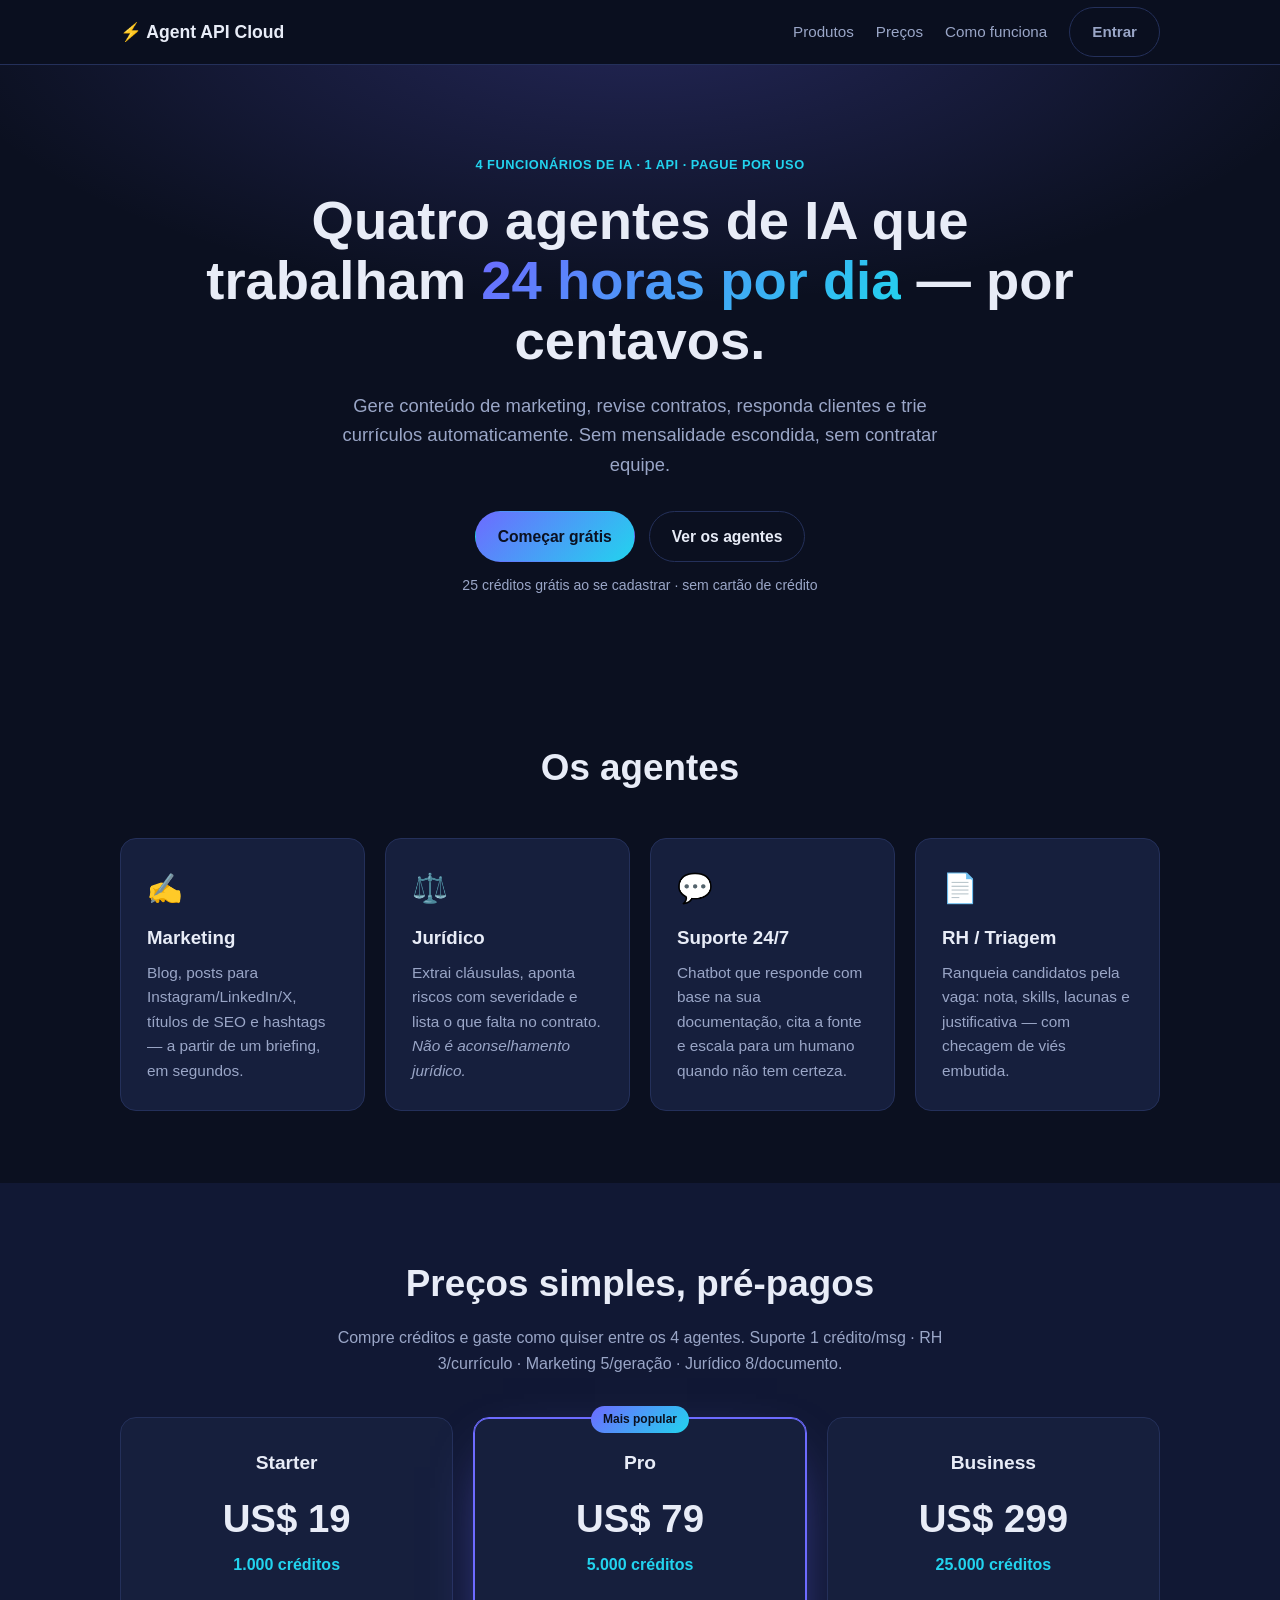
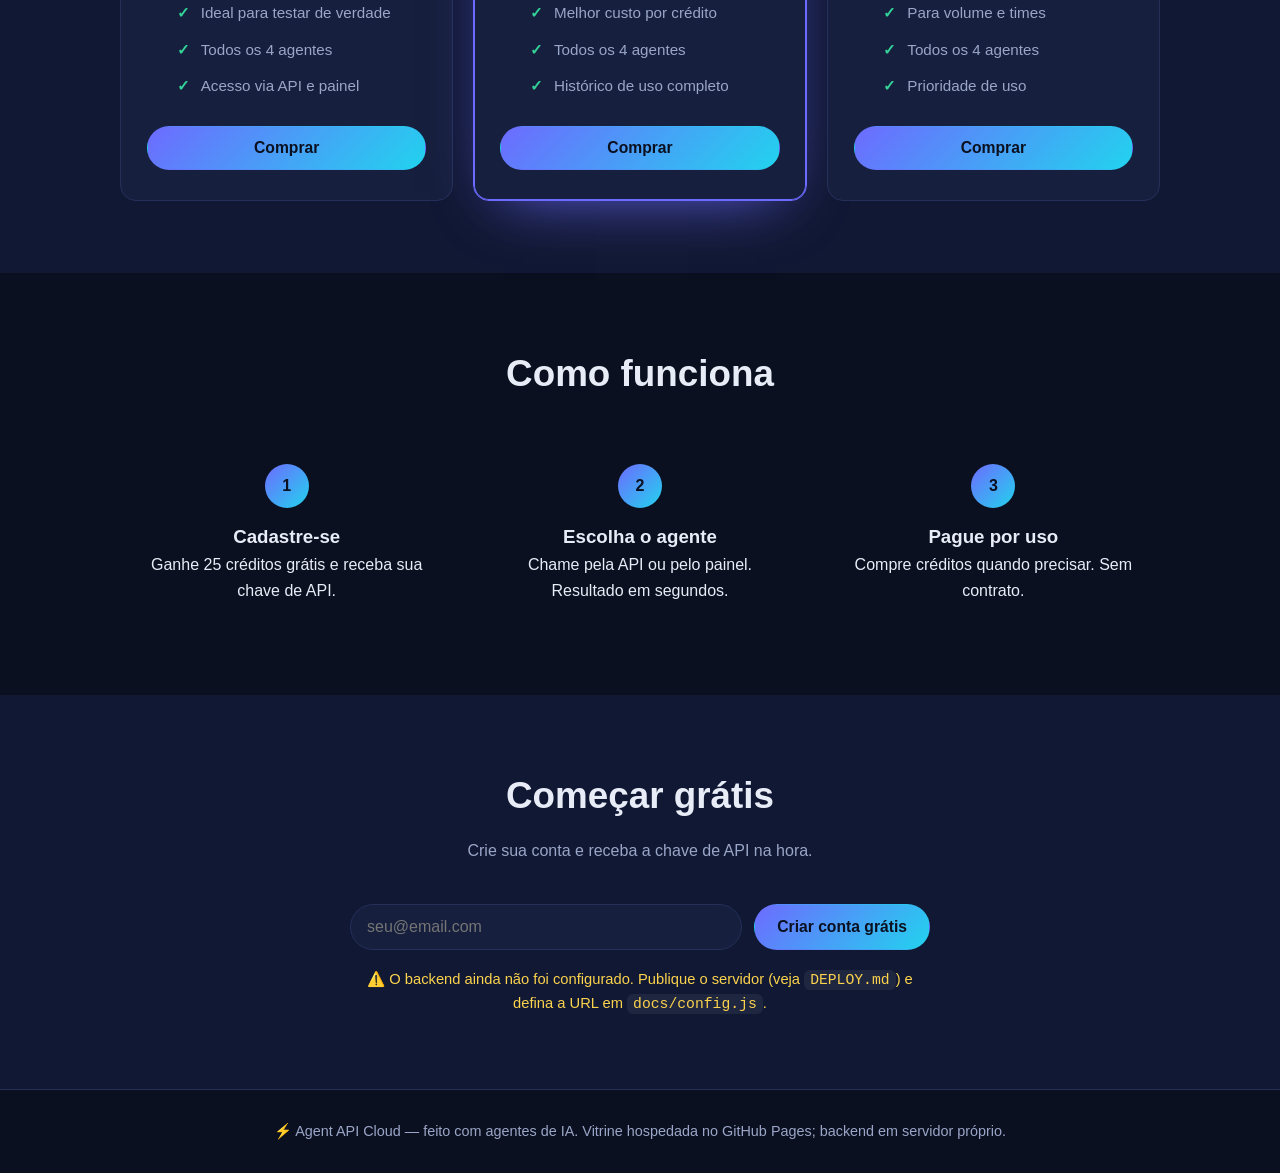
<file: docs/index.html>
<!DOCTYPE html>
<html lang="pt-BR">
<head>
  <meta charset="UTF-8" />
  <meta name="viewport" content="width=device-width, initial-scale=1.0" />
  <title>Agent API Cloud — 4 agentes de IA que trabalham 24/7</title>
  <meta name="description" content="Gere conteúdo de marketing, revise contratos, responda clientes e triе currículos com IA. Pague só pelo que usar." />
  <link rel="preconnect" href="https://fonts.googleapis.com" />
  <link rel="stylesheet" href="./styles.css" />
</head>
<body>
  <header class="nav">
    <div class="container nav-inner">
      <a class="brand" href="#top">⚡ Agent API Cloud</a>
      <nav>
        <a href="#produtos">Produtos</a>
        <a href="#precos">Preços</a>
        <a href="#como">Como funciona</a>
        <a class="btn btn-ghost" href="#comecar">Entrar</a>
      </nav>
    </div>
  </header>

  <section id="top" class="hero">
    <div class="container">
      <p class="eyebrow">4 funcionários de IA · 1 API · pague por uso</p>
      <h1>Quatro agentes de IA que trabalham <span class="grad">24 horas por dia</span> — por centavos.</h1>
      <p class="sub">Gere conteúdo de marketing, revise contratos, responda clientes e triе currículos automaticamente. Sem mensalidade escondida, sem contratar equipe.</p>
      <div class="cta-row">
        <a class="btn btn-primary" href="#comecar">Começar grátis</a>
        <a class="btn btn-ghost" href="#produtos">Ver os agentes</a>
      </div>
      <p class="micro">25 créditos grátis ao se cadastrar · sem cartão de crédito</p>
    </div>
  </section>

  <section id="produtos" class="section">
    <div class="container">
      <h2>Os agentes</h2>
      <div class="grid grid-4">
        <article class="card">
          <div class="ico">✍️</div>
          <h3>Marketing</h3>
          <p>Blog, posts para Instagram/LinkedIn/X, títulos de SEO e hashtags — a partir de um briefing, em segundos.</p>
        </article>
        <article class="card">
          <div class="ico">⚖️</div>
          <h3>Jurídico</h3>
          <p>Extrai cláusulas, aponta riscos com severidade e lista o que falta no contrato. <em>Não é aconselhamento jurídico.</em></p>
        </article>
        <article class="card">
          <div class="ico">💬</div>
          <h3>Suporte 24/7</h3>
          <p>Chatbot que responde com base na sua documentação, cita a fonte e escala para um humano quando não tem certeza.</p>
        </article>
        <article class="card">
          <div class="ico">📄</div>
          <h3>RH / Triagem</h3>
          <p>Ranqueia candidatos pela vaga: nota, skills, lacunas e justificativa — com checagem de viés embutida.</p>
        </article>
      </div>
    </div>
  </section>

  <section id="precos" class="section section-alt">
    <div class="container">
      <h2>Preços simples, pré-pagos</h2>
      <p class="section-sub">Compre créditos e gaste como quiser entre os 4 agentes. Suporte 1 crédito/msg · RH 3/currículo · Marketing 5/geração · Jurídico 8/documento.</p>
      <div class="grid grid-3">
        <article class="price">
          <h3>Starter</h3>
          <div class="amount">US$ 19</div>
          <p class="credits">1.000 créditos</p>
          <ul>
            <li>Ideal para testar de verdade</li>
            <li>Todos os 4 agentes</li>
            <li>Acesso via API e painel</li>
          </ul>
          <button class="btn btn-primary buy" data-pack="starter">Comprar</button>
        </article>
        <article class="price price-featured">
          <div class="tag">Mais popular</div>
          <h3>Pro</h3>
          <div class="amount">US$ 79</div>
          <p class="credits">5.000 créditos</p>
          <ul>
            <li>Melhor custo por crédito</li>
            <li>Todos os 4 agentes</li>
            <li>Histórico de uso completo</li>
          </ul>
          <button class="btn btn-primary buy" data-pack="pro">Comprar</button>
        </article>
        <article class="price">
          <h3>Business</h3>
          <div class="amount">US$ 299</div>
          <p class="credits">25.000 créditos</p>
          <ul>
            <li>Para volume e times</li>
            <li>Todos os 4 agentes</li>
            <li>Prioridade de uso</li>
          </ul>
          <button class="btn btn-primary buy" data-pack="business">Comprar</button>
        </article>
      </div>
    </div>
  </section>

  <section id="como" class="section">
    <div class="container">
      <h2>Como funciona</h2>
      <div class="grid grid-3">
        <div class="step"><span class="num">1</span><h3>Cadastre-se</h3><p>Ganhe 25 créditos grátis e receba sua chave de API.</p></div>
        <div class="step"><span class="num">2</span><h3>Escolha o agente</h3><p>Chame pela API ou pelo painel. Resultado em segundos.</p></div>
        <div class="step"><span class="num">3</span><h3>Pague por uso</h3><p>Compre créditos quando precisar. Sem contrato.</p></div>
      </div>
    </div>
  </section>

  <section id="comecar" class="section section-alt">
    <div class="container narrow">
      <h2>Começar grátis</h2>
      <p class="section-sub">Crie sua conta e receba a chave de API na hora.</p>
      <form id="signup-form" class="signup">
        <input type="email" id="email" placeholder="seu@email.com" required />
        <button class="btn btn-primary" type="submit">Criar conta grátis</button>
      </form>
      <div id="result" class="result" hidden></div>
      <p id="backend-warn" class="warn" hidden>⚠️ O backend ainda não foi configurado. Publique o servidor (veja <code>DEPLOY.md</code>) e defina a URL em <code>docs/config.js</code>.</p>
    </div>
  </section>

  <footer class="footer">
    <div class="container">
      <p>⚡ Agent API Cloud — feito com agentes de IA. Vitrine hospedada no GitHub Pages; backend em servidor próprio.</p>
    </div>
  </footer>

  <script src="./config.js"></script>
  <script src="./app.js"></script>
</body>
</html>
</file>
<file: docs/styles.css>
:root {
  --bg: #0b1020;
  --bg-alt: #111834;
  --card: #161f3d;
  --text: #e8ecf7;
  --muted: #9aa6c7;
  --brand: #6d6bff;
  --brand2: #22d3ee;
  --line: #24305a;
  --ok: #34d399;
  --radius: 16px;
  --max: 1080px;
}
* { box-sizing: border-box; margin: 0; padding: 0; }
html { scroll-behavior: smooth; }
body {
  font-family: -apple-system, BlinkMacSystemFont, "Segoe UI", Roboto, Helvetica, Arial, sans-serif;
  background: var(--bg);
  color: var(--text);
  line-height: 1.6;
}
.container { max-width: var(--max); margin: 0 auto; padding: 0 20px; }
.narrow { max-width: 620px; }
a { color: inherit; text-decoration: none; }

/* Nav */
.nav { position: sticky; top: 0; z-index: 10; background: rgba(11,16,32,.8); backdrop-filter: blur(10px); border-bottom: 1px solid var(--line); }
.nav-inner { display: flex; align-items: center; justify-content: space-between; height: 64px; }
.brand { font-weight: 800; font-size: 1.1rem; }
.nav nav { display: flex; align-items: center; gap: 22px; }
.nav nav a { color: var(--muted); font-size: .95rem; }
.nav nav a:hover { color: var(--text); }

/* Buttons */
.btn { display: inline-block; padding: 12px 22px; border-radius: 999px; font-weight: 600; cursor: pointer; border: 1px solid transparent; font-size: .98rem; transition: transform .08s ease, opacity .2s; }
.btn:active { transform: translateY(1px); }
.btn-primary { background: linear-gradient(135deg, var(--brand), var(--brand2)); color: #0b1020; }
.btn-primary:hover { opacity: .92; }
.btn-ghost { background: transparent; border-color: var(--line); color: var(--text); }
.btn-ghost:hover { border-color: var(--brand); }

/* Hero */
.hero { padding: 90px 0 70px; text-align: center; background: radial-gradient(1200px 500px at 50% -10%, rgba(109,107,255,.25), transparent 60%); }
.eyebrow { color: var(--brand2); font-weight: 600; letter-spacing: .04em; text-transform: uppercase; font-size: .8rem; margin-bottom: 16px; }
.hero h1 { font-size: clamp(2rem, 5vw, 3.4rem); line-height: 1.1; font-weight: 800; max-width: 900px; margin: 0 auto; }
.grad { background: linear-gradient(135deg, var(--brand), var(--brand2)); -webkit-background-clip: text; background-clip: text; color: transparent; }
.hero .sub { color: var(--muted); font-size: 1.15rem; max-width: 640px; margin: 20px auto 0; }
.cta-row { display: flex; gap: 14px; justify-content: center; margin: 32px 0 12px; flex-wrap: wrap; }
.micro { color: var(--muted); font-size: .88rem; }

/* Sections */
.section { padding: 72px 0; }
.section-alt { background: var(--bg-alt); }
.section h2 { font-size: clamp(1.6rem, 3.5vw, 2.3rem); text-align: center; }
.section-sub { color: var(--muted); text-align: center; max-width: 640px; margin: 12px auto 40px; }
.section h2 + .grid { margin-top: 40px; }

/* Grids */
.grid { display: grid; gap: 20px; }
.grid-4 { grid-template-columns: repeat(4, 1fr); }
.grid-3 { grid-template-columns: repeat(3, 1fr); }
@media (max-width: 860px) { .grid-4 { grid-template-columns: repeat(2, 1fr); } .grid-3 { grid-template-columns: 1fr; } }
@media (max-width: 520px) { .grid-4 { grid-template-columns: 1fr; } }

/* Cards */
.card { background: var(--card); border: 1px solid var(--line); border-radius: var(--radius); padding: 26px; }
.card .ico { font-size: 1.8rem; margin-bottom: 12px; }
.card h3 { margin-bottom: 8px; }
.card p { color: var(--muted); font-size: .96rem; }
.card em { color: var(--muted); font-style: italic; }

/* Pricing */
.price { background: var(--card); border: 1px solid var(--line); border-radius: var(--radius); padding: 30px 26px; text-align: center; position: relative; }
.price-featured { border-color: var(--brand); box-shadow: 0 0 0 1px var(--brand) inset, 0 20px 60px -30px var(--brand); }
.price .tag { position: absolute; top: -12px; left: 50%; transform: translateX(-50%); background: linear-gradient(135deg, var(--brand), var(--brand2)); color: #0b1020; font-size: .75rem; font-weight: 700; padding: 4px 12px; border-radius: 999px; }
.price h3 { font-size: 1.2rem; }
.amount { font-size: 2.4rem; font-weight: 800; margin: 10px 0 2px; }
.credits { color: var(--brand2); font-weight: 600; margin-bottom: 18px; }
.price ul { list-style: none; text-align: left; margin: 0 auto 22px; max-width: 220px; }
.price li { color: var(--muted); padding: 6px 0 6px 24px; position: relative; font-size: .95rem; }
.price li::before { content: "✓"; color: var(--ok); position: absolute; left: 0; font-weight: 700; }
.price .btn { width: 100%; }

/* Steps */
.step { text-align: center; padding: 20px; }
.step .num { display: inline-grid; place-items: center; width: 44px; height: 44px; border-radius: 50%; background: linear-gradient(135deg, var(--brand), var(--brand2)); color: #0b1020; font-weight: 800; margin-bottom: 14px; }

/* Signup */
.signup { display: flex; gap: 12px; margin-top: 8px; flex-wrap: wrap; justify-content: center; }
.signup input { flex: 1; min-width: 240px; padding: 13px 16px; border-radius: 999px; border: 1px solid var(--line); background: var(--card); color: var(--text); font-size: 1rem; }
.signup input:focus { outline: none; border-color: var(--brand); }
.result { margin-top: 22px; padding: 18px; border-radius: var(--radius); background: var(--card); border: 1px solid var(--line); word-break: break-all; }
.result .key { font-family: ui-monospace, SFMono-Regular, Menlo, monospace; color: var(--brand2); font-weight: 600; }
.warn { margin-top: 18px; color: #fcd34d; text-align: center; font-size: .92rem; }
.warn code, .result code { font-family: ui-monospace, monospace; background: rgba(255,255,255,.06); padding: 2px 6px; border-radius: 6px; }

/* Footer */
.footer { border-top: 1px solid var(--line); padding: 30px 0; text-align: center; color: var(--muted); font-size: .9rem; }
</file>
